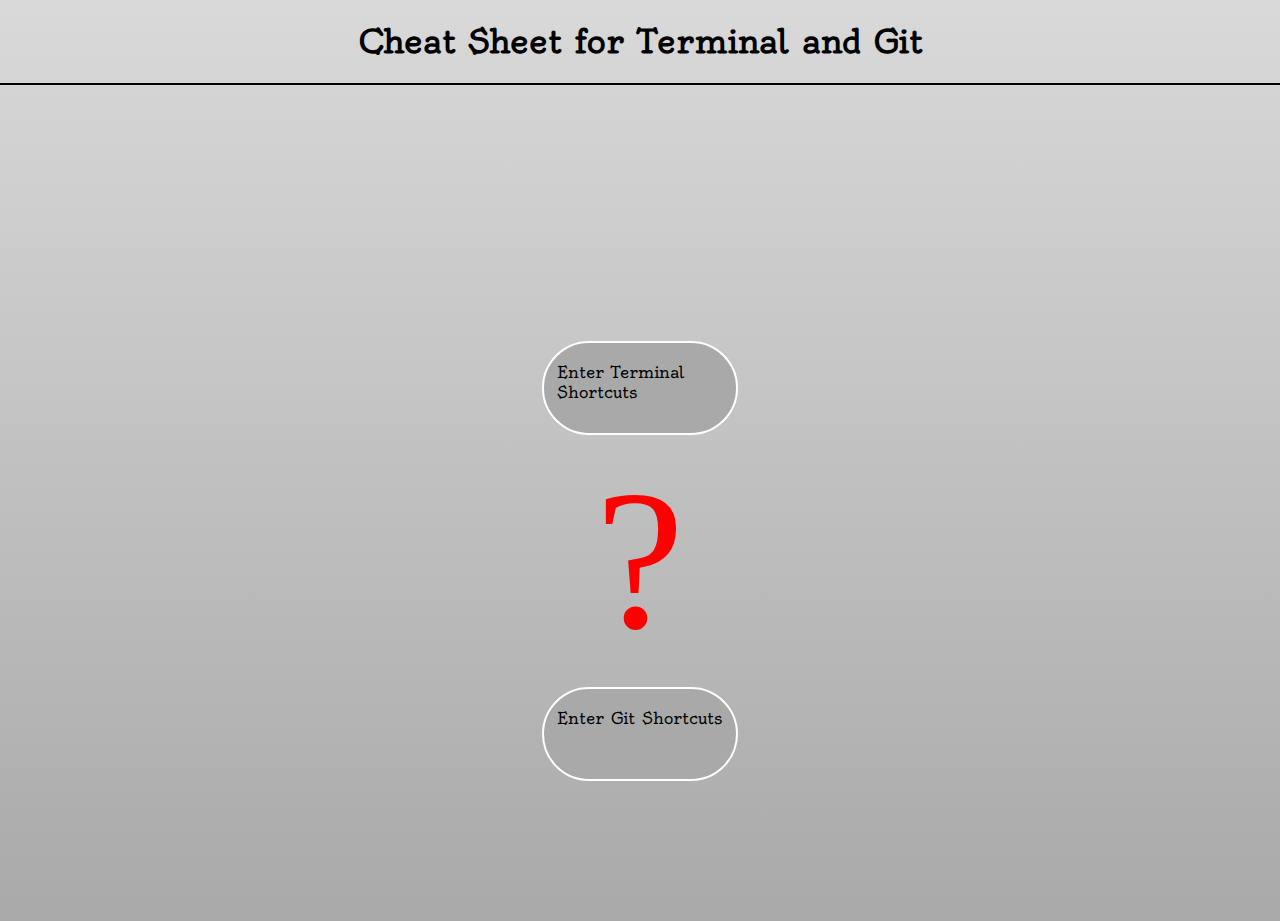
<file: index.html>
<!DOCTYPE html>
<html lang="en">
  <head>
    <meta charset="UTF-8" />
    <meta name="viewport" content="width=device-width, initial-scale=1.0" />
    <title>Document</title>
    <link rel="stylesheet" href="assets/css/style.css" />
  </head>
  <body>
    <header>
      <h1>Cheat Sheet for Terminal and Git</h1>
    </header>
    <div class="circle">
      <article>
        <a href="assets/html/terminal.html">Enter Terminal Shortcuts</a>
      </article>
    </div>
    <div class="picture">?</div>
    <div class="circlesecond">
      <article>
        <a href="assets/html/git.html">Enter Git Shortcuts</a>
      </article>
    </div>
  </body>
</html>
</file>
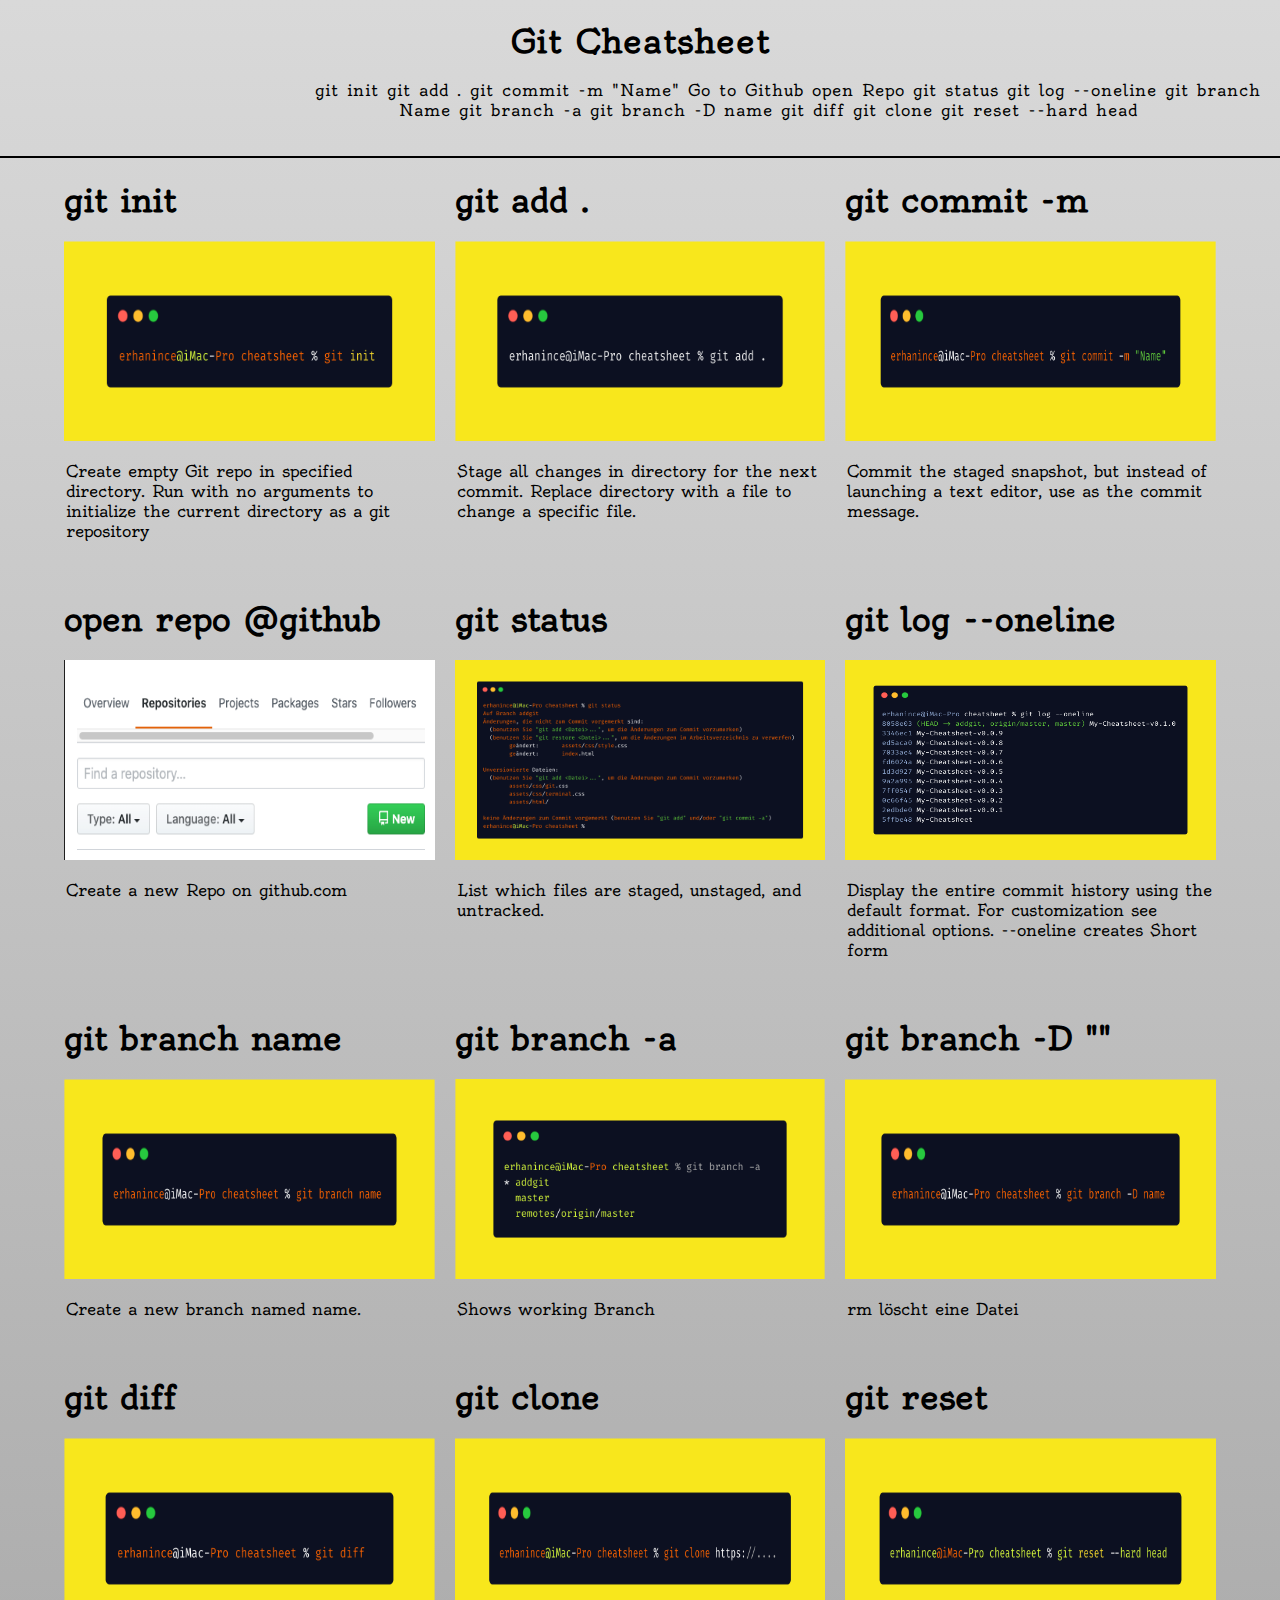
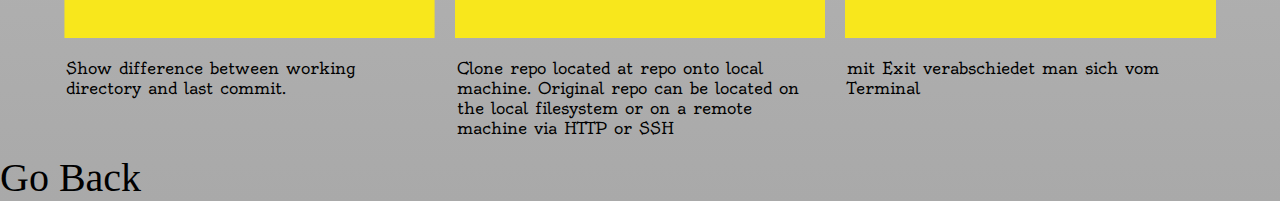
<file: assets/html/git.html>
<!DOCTYPE html>
<html lang="en">
  <head>
    <meta charset="UTF-8" />
    <meta name="viewport" content="width=device-width, initial-scale=1.0" />
    <title>Cheatsheet</title>
    <link rel="stylesheet" href="../css/git.css" />
  </head>
  <body>
    <header>
      <h1>Git Cheatsheet</h1>
      <nav>
        <ul>
          <li><a href="#gitinit">git init</a></li>
          <li><a href="#gitadd">git add .</a></li>
          <li><a href="#gitcommit">git commit -m "Name"</a></li>
          <li><a href="#gogithub">Go to Github open Repo</a></li>
          <li><a href="#gitstatus">git status</a></li>
          <li><a href="#gitlog">git log --oneline</a></li>
          <li><a href="#gitbranchname">git branch Name</a></li>
          <li><a href="#gitbrancha">git branch -a</a></li>
          <li><a href="#gitbranchd">git branch -D name</a></li>
          <li><a href="#gitdiff">git diff</a></li>
          <li><a href="#gitclone">git clone</a></li>
          <li><a href="#gitreset">git reset --hard head</a></li>
        </ul>
      </nav>
    </header>
    <section>
      <div>
        <h1 id="gitinit">git init</h1>
        <img src="../img/git init.png" alt="" />
        <p>
          Create empty Git repo in specified directory. Run with no arguments to
          initialize the current directory as a git repository
        </p>
      </div>
      <div>
        <h1 id="gitadd">git add .</h1>
        <img src="../img/gitadd.png" alt="" />
        <p>
          Stage all changes in directory for the next commit. Replace directory
          with a file to change a specific file.
        </p>
      </div>
      <div>
        <h1 id="gitcommit">git commit -m</h1>
        <img src="../img/gitcommit.png" alt="" />
        <p>Commit the staged snapshot, but instead of launching
            a text editor, use <message> as the commit message.</p>
      </div>
      <div>
        <h1 id="gogithub">open repo @github</h1>
        <img src="../img/Bildschirmfoto 2020-06-10 um 14.17.05.png" alt="" />
        <p>Create a new Repo on github.com</p>
      </div>
      <div>
        <h1 id="gitstatus">git status</h1>
        <img src="../img/gitstatus.png" alt="" />
        <p>List which files are staged, unstaged, and untracked.</p>
      </div>
      <div>
        <h1 id="gitlog">git log --oneline</h1>
        <img src="../img/gitlog.png" alt="" />
        <p>Display the entire commit history using the default format.
            For customization see additional options. --oneline creates Short form</p>
      </div>
      <div>
        <h1 id="gitbranchname">git branch name</h1>
        <img src="../img/gitcreatebranch.png" alt="" />
        <p>Create a new branch named name.</p>
      </div>
      <div>
        <h1 id="gitbrancha">git branch -a</h1>
        <img src="../img/branch-a.png" alt="" />
        <p>Shows working Branch</p>
      </div>
      <div>
        <h1 id="gitbranchd">git branch -D ""</h1>
        <img src="../img/deletebranch.png" alt="" />
        <p>rm löscht eine Datei</p>
      </div>
      <div>
        <h1 id="gitdiff">git diff</h1>
        <img src="../img/gitdiff.png" alt="" />
        <p>Show difference between working directory and last commit.</p>
      </div>
      <div>
        <h1 id="gitclone">git clone</h1>
        <img src="../img/gitclone.png" alt="" />
        <p>Clone repo located at repo onto local machine. Original repo can be
            located on the local filesystem or on a remote machine via HTTP or SSH
        </p>
      </div>
      <div>
        <h1 id="gitreset">git reset</h1>
        <img src="../img/hardreset.png" alt="" />
        <p>mit Exit verabschiedet man sich vom Terminal</p>
      </div>
    </section>
    <a class="alast" href="../../index.html">Go Back</a>
  </body>
</html>
</file>
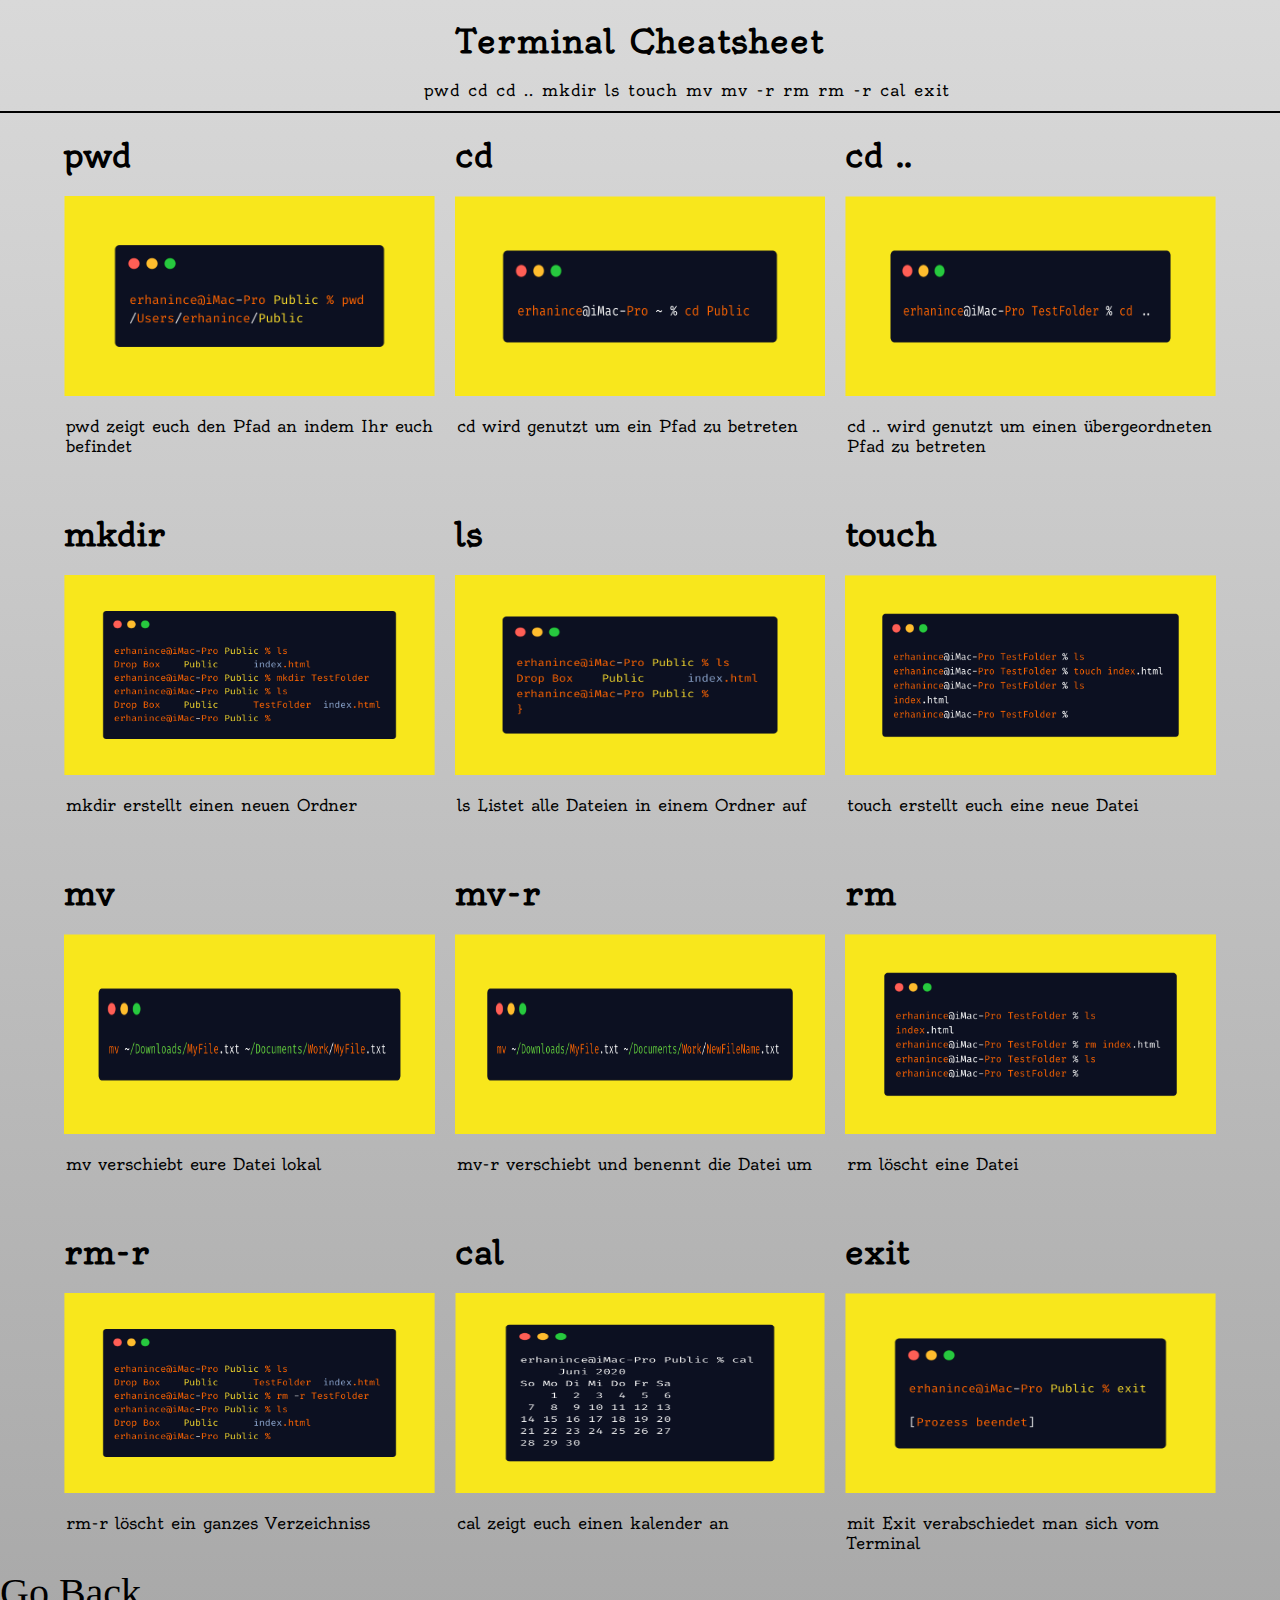
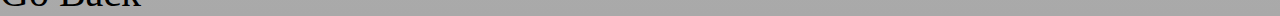
<file: assets/html/terminal.html>
<!DOCTYPE html>
<html lang="en">
  <head>
    <meta charset="UTF-8" />
    <meta name="viewport" content="width=device-width, initial-scale=1.0" />
    <title>Terminal Sheet</title>
    <link rel="stylesheet" href="../css/terminal.css" />
  </head>
  <body>
    <header>
      <h1>Terminal Cheatsheet</h1>
      <nav>
        <ul>
          <li><a href="#pwd">pwd</a></li>
          <li><a href="#cdd">cd</a></li>
          <li><a href="#cddot">cd ..</a></li>
          <li><a href="#mkdir">mkdir</a></li>
          <li><a href="#mkdir">ls</a></li>
          <li><a href="#mkdir">touch</a></li>
          <li><a href="#movere">mv</a></li>
          <li><a href="#movere">mv -r</a></li>
          <li><a href="#movere">rm</a></li>
          <li><a href="#movere">rm -r</a></li>
          <li><a href="#cal">cal</a></li>
          <li><a href="#cal">exit</a></li>
        </ul>
      </nav>
    </header>
    <section>
      <div>
        <h1 id="pwd">pwd</h1>
        <img src="../img/pwd.png" alt="" />
        <p>pwd zeigt euch den Pfad an indem Ihr euch befindet</p>
      </div>
      <div>
        <h1 id="cdd">cd</h1>
        <img src="../img/cd.png" alt="" />
        <p>cd wird genutzt um ein Pfad zu betreten</p>
      </div>
      <div>
        <h1 id="cddot">cd ..</h1>
        <img src="../img/cddoppelpunkt.png" alt="" />
        <p>cd .. wird genutzt um einen übergeordneten Pfad zu betreten</p>
      </div>
      <div>
        <h1 id="mkdir">mkdir</h1>
        <img src="../img/mkdir.png" alt="" />
        <p>mkdir erstellt einen neuen Ordner</p>
      </div>
      <div>
        <h1 id="mkdir">ls</h1>
        <img src="../img/ls.png" alt="" />
        <p>ls Listet alle Dateien in einem Ordner auf</p>
      </div>
      <div>
        <h1 id="mkdir">touch</h1>
        <img src="../img/touch.png" alt="" />
        <p>touch erstellt euch eine neue Datei</p>
      </div>
      <div>
        <h1 id="mkdir">mv</h1>
        <img src="../img/mv.png" alt="" />
        <p>mv verschiebt eure Datei lokal</p>
      </div>
      <div>
        <h1 id="movere">mv-r</h1>
        <img src="../img/mv-rename.png" alt="" />
        <p>mv-r verschiebt und benennt die Datei um</p>
      </div>
      <div>
        <h1 id="movere">rm</h1>
        <img src="../img/remove-file.png" alt="" />
        <p>rm löscht eine Datei</p>
      </div>
      <div>
        <h1 id="movere">rm-r</h1>
        <img src="../img/remove-folder.png" alt="" />
        <p>rm-r löscht ein ganzes Verzeichniss</p>
      </div>
      <div>
        <h1 id="cal">cal</h1>
        <img src="../img/cal.png" alt="" />
        <p>cal zeigt euch einen kalender an</p>
      </div>
      <div>
        <h1 id="cal">exit</h1>
        <img src="../img/Exit.png" alt="" />
        <p>mit Exit verabschiedet man sich vom Terminal</p>
      </div>
    </section>
    <a class="alast" href="../../index.html">Go Back</a>
  </body>
</html>
</file>
<file: assets/css/style.css>
@import url("https://fonts.googleapis.com/css2?family=Metal+Mania&family=Noto+Serif+SC:wght@500&display=swap");
@import url("https://fonts.googleapis.com/css2?family=Modern+Antiqua&family=Oldenburg&display=swap");
body {
  margin: 0;
  background: linear-gradient(#d9d9d9, darkgray);
  height: 100vh;
}
header {
  border-bottom: 2px solid black;
}
a {
  text-decoration: none;
  color: black;
  font-family: "Oldenburg", cursive;
}
h1 {
  text-align: center;
  font-family: "Oldenburg", cursive;
}
h2 {
  text-align: center;
  margin-top: 15%;
}
.circle {
  margin-top: 20%;
  border: 2px solid white;
  border-radius: 50px;
  width: 15%;
  height: 10%;
  margin-left: auto;
  margin-right: auto;
  background: darkgray;
}
.circlesecond {
  margin-top: 1%;
  border: 2px solid white;
  border-radius: 50px;
  width: 15%;
  height: 10%;
  margin-left: auto;
  margin-right: auto;
  background: darkgray;
}
article {
  margin-top: 10%;
  margin-left: 7%;
}
.picture {
  text-align: center;
  margin-top: 10px;
  font-size: 200px;
  color: red;
}
</file>
<file: assets/css/git.css>
@import url("https://fonts.googleapis.com/css2?family=Metal+Mania&family=Noto+Serif+SC:wght@500&display=swap");
@import url("https://fonts.googleapis.com/css2?family=Modern+Antiqua&family=Oldenburg&display=swap");
body {
  margin: 0;
  background: linear-gradient(#d9d9d9, darkgray);
}
header {
  height: 15vh;
  text-align: center;
  font-family: "Oldenburg", cursive;
  background-color: light;
  border-bottom: 2px solid black;
  letter-spacing: 1px;
}
nav {
  position: absolute;
  top: 80px;
  left: 20%;
}
nav li {
  display: inline;
}
nav ul {
  display: inline;
}
a {
  text-decoration: none;
  color: black;
}
a:hover {
  text-transform: uppercase;
  text-shadow: black;
}
section {
  margin: 0 5%;
  display: grid;
  grid-template-columns: 1fr 1fr 1fr;
  grid-gap: 20px;
  /* text-align: center; */
}
h1 {
  font-size: 2em;
  font-family: "Oldenburg", cursive;
}
p {
  font-size: 1em;
  padding-left: 2px;
  font-family: "Oldenburg", cursive;
}
img {
  height: 200px;
  width: 100%;
  margin: 0 auto;
}
img:hover {
  transform: scale(1.5);
}
.alast {
  font-size: 40px;
  text-align: right;
}
</file>
<file: assets/css/terminal.css>
@import url("https://fonts.googleapis.com/css2?family=Metal+Mania&family=Noto+Serif+SC:wght@500&display=swap");
@import url("https://fonts.googleapis.com/css2?family=Modern+Antiqua&family=Oldenburg&display=swap");
body {
  margin: 0;
  background: linear-gradient(#d9d9d9, darkgray);
}
header {
  height: 10vh;
  text-align: center;
  font-family: "Oldenburg", cursive;
  background-color: light;
  border-bottom: 2px solid black;
  letter-spacing: 1px;
}
nav {
  position: absolute;
  top: 80px;
  left: 30%;
}
nav li {
  display: inline;
}
nav ul {
  display: inline;
}
a {
  text-decoration: none;
  color: black;
}
a:hover {
  text-transform: uppercase;
  text-shadow: black;
}
section {
  margin: 0 5%;
  display: grid;
  grid-template-columns: 1fr 1fr 1fr;
  grid-gap: 20px;
  /* text-align: center; */
}
h1 {
  font-size: 2em;
  font-family: "Oldenburg", cursive;
}
p {
  font-size: 1em;
  padding-left: 2px;
  font-family: "Oldenburg", cursive;
}
img {
  height: 200px;
  width: 100%;
  margin: 0 auto;
}
img:hover {
  transform: scale(1.5);
}
.alast {
  font-size: 40px;
  text-align: center;
}
</file>
